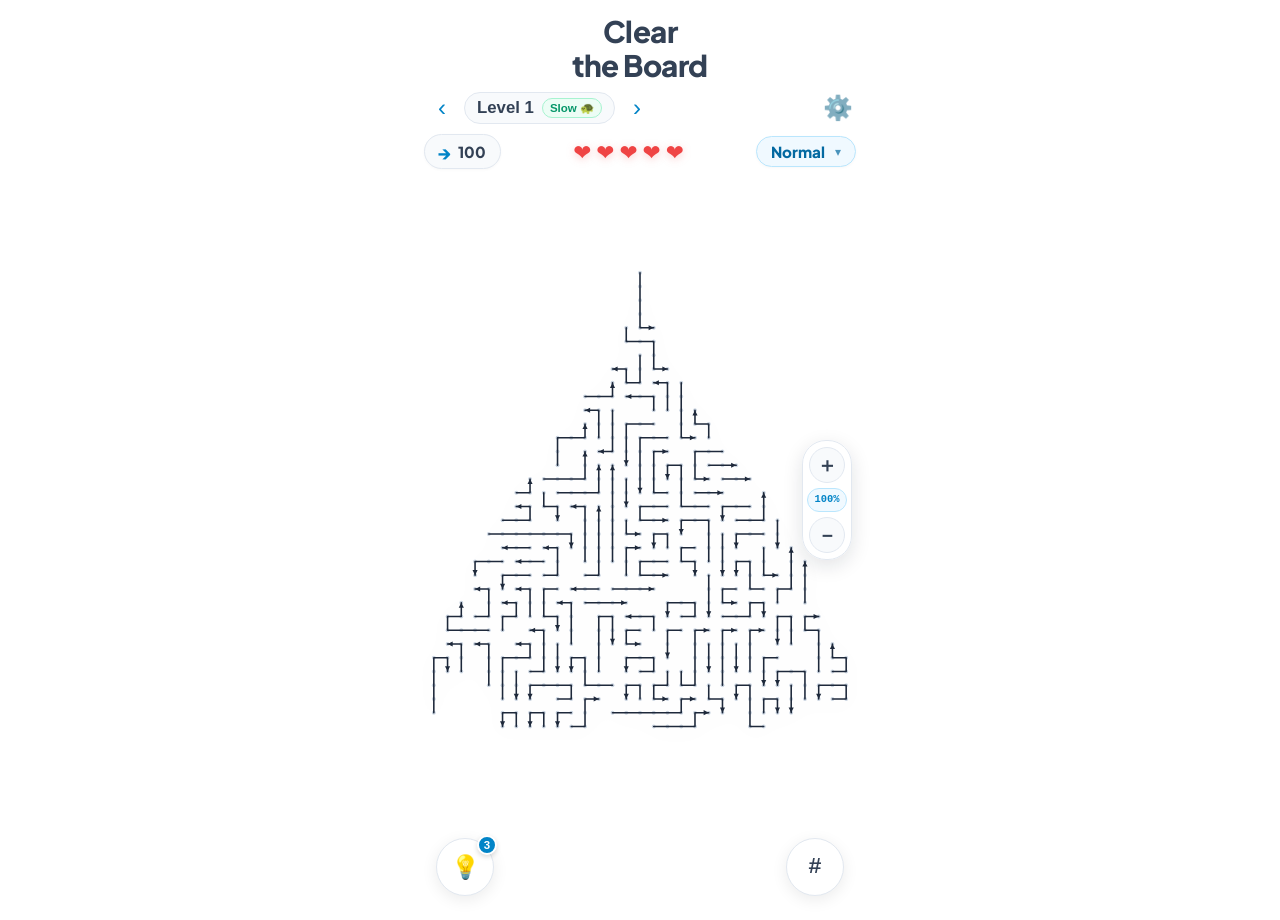
<file: index.html>
<!DOCTYPE html>
<html lang="en">
<head>
  <meta charset="UTF-8">
  <meta name="viewport" content="width=device-width, initial-scale=1.0, maximum-scale=5.0, user-scalable=yes">
  <title>Clear the Board - 2000 Levels</title>
  
  <!-- Modern Clean Typography -->
  <link rel="preconnect" href="https://fonts.googleapis.com">
  <link rel="preconnect" href="https://fonts.gstatic.com" crossorigin>
  <link href="https://fonts.googleapis.com/css2?family=Plus+Jakarta+Sans:wght@600;700;800;900&display=swap" rel="stylesheet">
  
  <!-- CSS Styles -->
  <link rel="stylesheet" href="styles.css">
</head>
<body>

  <!-- App Viewport -->
  <div class="app-viewport">
    
    <!-- 1. Header Section (Exact Mobile Screenshot Match) -->
    <header class="header-container">
      <h1 class="main-title">Clear<br>the Board</h1>

      <!-- Subheader: ‹ | Level X | › | ⚙️ -->
      <div class="sub-header-row">
        <div class="level-nav-group">
          <button id="nav-prev-btn" class="nav-icon-btn" title="Previous Level">‹</button>
          <button id="level-title-btn" class="level-title-btn" title="Choose Level">
            <span id="level-title-text">Level 1</span>
            <span class="speed-badge">Slow 🐢</span>
          </button>
          <button id="nav-next-btn" class="nav-icon-btn" title="Next Level">›</button>
        </div>
        <button id="nav-settings-btn" class="nav-icon-btn" title="Settings">⚙️</button>
      </div>

      <!-- Status Bar: ↗ Count | ❤️ ❤️ ❤️ | Difficulty -->
      <div class="status-bar-row">
        <div class="status-pill">
          <span class="arrow-counter-icon">↗</span>
          <span id="remaining-count">6</span>
        </div>

        <div id="hearts-container" class="hearts-container">
          <span class="heart-icon">❤️</span>
          <span class="heart-icon">❤️</span>
          <span class="heart-icon">❤️</span>
          <span class="heart-icon">❤️</span>
          <span class="heart-icon">❤️</span>
        </div>

        <div id="difficulty-badge" class="status-pill cursor-pointer" title="Change Difficulty (Easy / Normal / Hard)" style="cursor: pointer;">
          <span id="difficulty-text">Normal</span>
          <span style="font-size: 0.75rem; margin-left: 4px; opacity: 0.7;">▾</span>
        </div>
      </div>
    </header>

    <!-- 2. Main Playfield (Responsive SVG Board) -->
    <main class="board-container">
      <canvas id="particles-canvas"></canvas>
      <svg id="game-svg"></svg>

      <!-- Zoom In / Zoom Out Floating Controls -->
      <div id="zoom-controls" class="zoom-controls-widget" title="Zoom & Pan Controls">
        <button id="btn-zoom-in" class="zoom-control-btn" title="Zoom In (＋)">＋</button>
        <button id="btn-zoom-reset" class="zoom-control-btn zoom-level-display" title="Reset Zoom (Fit)">100%</button>
        <button id="btn-zoom-out" class="zoom-control-btn" title="Zoom Out (－)">－</button>
      </div>
    </main>

    <!-- 3. Bottom Controls: Floating Circular Buttons (💡 3 | #) -->
    <footer class="bottom-actions-container">
      <!-- Lightbulb Hint Button -->
      <button id="btn-hint" class="floating-action-btn" title="Use Hint">
        <span>💡</span>
        <span id="hint-badge" class="btn-badge-counter">3</span>
      </button>

      <!-- Grid / Levels Button (#) -->
      <button id="btn-levels" class="floating-action-btn" title="Select Level (1 - 2000)">
        <span style="font-family: monospace; font-weight: 800; font-size: 1.4rem;">#</span>
      </button>
    </footer>

  </div>

  <!-- ==========================================================================
       4. VICTORY SCREEN (Exact Replica matching Train Your Brain screenshot)
       ========================================================================== -->
  <div id="victory-modal" class="victory-overlay">
    <div class="victory-header-group">
      <div class="victory-trophy-icon">🏆</div>
      <h2 class="victory-train-title">Level Completed!</h2>
      <h3 id="victory-level-subtitle" class="victory-sub-title">Level 1 Cleared</h3>
    </div>

    <!-- Center Card with Maze Blueprint Preview -->
    <div class="victory-puzzle-card">
      <svg id="victory-blueprint-svg"></svg>
    </div>

    <!-- Bottom Buttons: Continue to Next Level & Back Level -->
    <div class="victory-footer-group">
      <button id="victory-next-btn" class="victory-primary-btn" title="Continue to Next Level">
        <span>Continue to Next Level</span>
        <span style="font-size: 1.25rem;">➔</span>
      </button>

      <div class="victory-secondary-row">
        <button id="victory-back-btn" class="victory-secondary-btn" title="Go to Previous Level">
          <span>‹ Back Level</span>
        </button>
        <button id="victory-replay-btn" class="victory-secondary-btn" title="Replay this Level">
          <span>Replay ↺</span>
        </button>
      </div>

      <button id="victory-main-btn" class="victory-link-btn">Select Level (#)</button>
    </div>
  </div>

  <!-- ==========================================================================
       5. 1000-LEVEL SELECTOR MODAL
       ========================================================================== -->
  <div id="level-select-modal" class="modal-overlay">
    <div class="modal-card">
      <div class="modal-header-row">
        <h2 class="modal-title">Select Level (1 - 2000)</h2>
        <button id="modal-close-btn" class="modal-close-btn">&times;</button>
      </div>

      <!-- Quick Jump Input -->
      <div class="jump-input-row">
        <input type="number" id="jump-level-input" class="jump-input" placeholder="Jump to level (1 - 2000)" min="1" max="2000">
        <button id="jump-go-btn" class="jump-go-btn">Go</button>
      </div>

      <!-- Range Filter Tabs -->
      <div class="range-tabs">
        <button class="range-tab-btn active" data-start="1" data-end="100">1 - 100</button>
        <button class="range-tab-btn" data-start="101" data-end="250">101 - 250</button>
        <button class="range-tab-btn" data-start="251" data-end="500">251 - 500</button>
        <button class="range-tab-btn" data-start="501" data-end="1000">501 - 1000</button>
        <button class="range-tab-btn" data-start="1001" data-end="1500">1001 - 1500</button>
        <button class="range-tab-btn" data-start="1501" data-end="2000">1501 - 2000</button>
      </div>

      <!-- Scrollable Levels Grid -->
      <div id="levels-scroll-grid" class="levels-scroll-grid"></div>
    </div>
  </div>

  <!-- ==========================================================================
       6. GAME OVER MODAL
       ========================================================================== -->
  <div id="gameover-modal" class="modal-overlay">
    <div class="modal-card gameover-card">
      <div class="gameover-icon">💔</div>
      <h2 class="modal-title" style="color: #ef4444;">Out of Lives!</h2>
      <p style="color: #64748b; margin-bottom: 24px; font-size: 0.95rem;">Look closely at which arrows block others before tapping.</p>
      
      <button id="gameover-retry-btn" class="jump-go-btn" style="width: 100%; padding: 14px 0; font-size: 1.05rem;">Try Again ↺</button>
    </div>
  </div>

  <!-- ==========================================================================
       7. DIFFICULTY SELECTOR MODAL (Easy, Normal, Hard)
       ========================================================================== -->
  <div id="difficulty-modal" class="modal-overlay">
    <div class="modal-card" style="max-width: 380px; text-align: center;">
      <div class="modal-header-row" style="margin-bottom: 12px;">
        <h2 class="modal-title">Game Difficulty</h2>
        <button id="difficulty-modal-close-btn" class="modal-close-btn">&times;</button>
      </div>
      <p style="color: #64748b; font-size: 0.9rem; margin-bottom: 20px;">Apni pasand ke mutabiq difficulty select karein:</p>
      
      <div style="display: flex; flex-direction: column; gap: 12px;">
        <button class="difficulty-select-btn" data-diff="Easy" style="border: 2px solid #22c55e; background: #f0fdf4; color: #15803d; border-radius: 14px; padding: 14px 18px; font-weight: 800; font-size: 1.05rem; cursor: pointer; display: flex; align-items: center; justify-content: space-between; transition: transform 0.15s ease;">
          <span>🟢 Easy (Aasan)</span>
          <span style="font-size: 0.85rem; font-weight: 700; opacity: 0.9;">70 Teer (Arrows)</span>
        </button>

        <button class="difficulty-select-btn" data-diff="Normal" style="border: 2px solid #0284c7; background: #f0f9ff; color: #0369a1; border-radius: 14px; padding: 14px 18px; font-weight: 800; font-size: 1.05rem; cursor: pointer; display: flex; align-items: center; justify-content: space-between; transition: transform 0.15s ease;">
          <span>🟡 Normal (Medium)</span>
          <span style="font-size: 0.85rem; font-weight: 700; opacity: 0.9;">100 Teer (Arrows)</span>
        </button>

        <button class="difficulty-select-btn" data-diff="Hard" style="border: 2px solid #ea580c; background: #fff7ed; color: #c2410c; border-radius: 14px; padding: 14px 18px; font-weight: 800; font-size: 1.05rem; cursor: pointer; display: flex; align-items: center; justify-content: space-between; transition: transform 0.15s ease;">
          <span>🔴 Hard (Kathin)</span>
          <span style="font-size: 0.85rem; font-weight: 700; opacity: 0.9;">200 Teer (Arrows)</span>
        </button>
      </div>
    </div>
  </div>

  <!-- Scripts -->
  <script src="audio.js"></script>
  <script src="particles.js"></script>
  <script src="levels.js"></script>
  <script src="game.js"></script>
  <script src="app.js"></script>
</body>
</html>
</file>
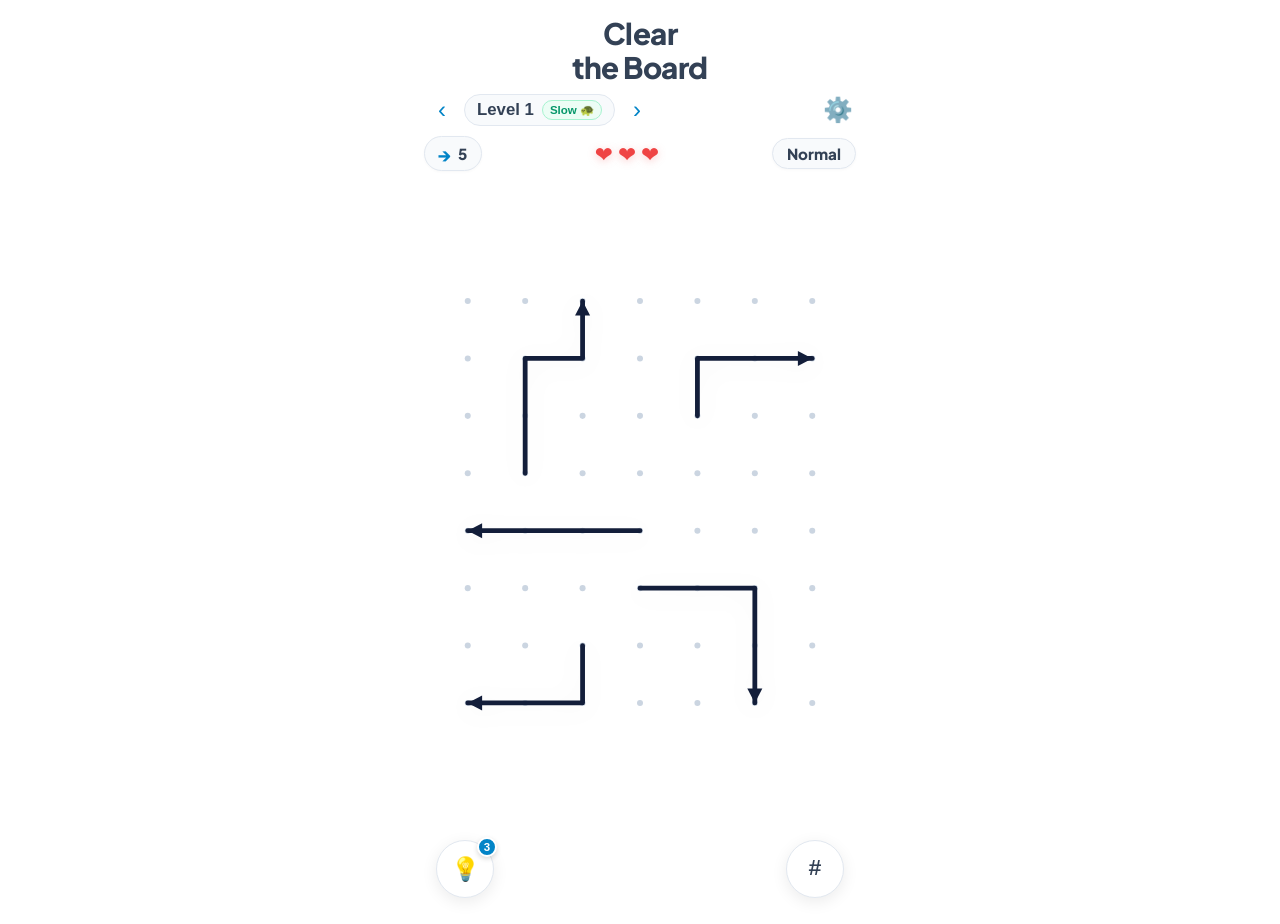
<file: arrow-escape-game/index.html>
<!DOCTYPE html>
<html lang="en">
<head>
  <meta charset="UTF-8">
  <meta name="viewport" content="width=device-width, initial-scale=1.0, maximum-scale=1.0, user-scalable=no">
  <title>Clear the Board - 1000 Levels</title>
  
  <!-- Modern Clean Typography -->
  <link rel="preconnect" href="https://fonts.googleapis.com">
  <link rel="preconnect" href="https://fonts.gstatic.com" crossorigin>
  <link href="https://fonts.googleapis.com/css2?family=Plus+Jakarta+Sans:wght@600;700;800;900&display=swap" rel="stylesheet">
  
  <!-- CSS Styles -->
  <link rel="stylesheet" href="styles.css">
</head>
<body>

  <!-- App Viewport -->
  <div class="app-viewport">
    
    <!-- 1. Header Section (Exact Mobile Screenshot Match) -->
    <header class="header-container">
      <h1 class="main-title">Clear<br>the Board</h1>

      <!-- Subheader: ‹ | Level X | › | ⚙️ -->
      <div class="sub-header-row">
        <div class="level-nav-group">
          <button id="nav-prev-btn" class="nav-icon-btn" title="Previous Level">‹</button>
          <button id="level-title-btn" class="level-title-btn" title="Choose Level">
            <span id="level-title-text">Level 1</span>
            <span class="speed-badge">Slow 🐢</span>
          </button>
          <button id="nav-next-btn" class="nav-icon-btn" title="Next Level">›</button>
        </div>
        <button id="nav-settings-btn" class="nav-icon-btn" title="Settings">⚙️</button>
      </div>

      <!-- Status Bar: ↗ Count | ❤️ ❤️ ❤️ | Difficulty -->
      <div class="status-bar-row">
        <div class="status-pill">
          <span class="arrow-counter-icon">↗</span>
          <span id="remaining-count">6</span>
        </div>

        <div id="hearts-container" class="hearts-container">
          <span class="heart-icon">❤️</span>
          <span class="heart-icon">❤️</span>
          <span class="heart-icon">❤️</span>
        </div>

        <div id="difficulty-badge" class="status-pill">
          Normal
        </div>
      </div>
    </header>

    <!-- 2. Main Playfield (Responsive SVG Board) -->
    <main class="board-container">
      <canvas id="particles-canvas"></canvas>
      <svg id="game-svg"></svg>
    </main>

    <!-- 3. Bottom Controls: Floating Circular Buttons (💡 3 | #) -->
    <footer class="bottom-actions-container">
      <!-- Lightbulb Hint Button -->
      <button id="btn-hint" class="floating-action-btn" title="Use Hint">
        <span>💡</span>
        <span id="hint-badge" class="btn-badge-counter">3</span>
      </button>

      <!-- Grid / Levels Button (#) -->
      <button id="btn-levels" class="floating-action-btn" title="Select Level (1 - 1000)">
        <span style="font-family: monospace; font-weight: 800; font-size: 1.4rem;">#</span>
      </button>
    </footer>

  </div>

  <!-- ==========================================================================
       4. VICTORY SCREEN (Exact Replica matching Train Your Brain screenshot)
       ========================================================================== -->
  <div id="victory-modal" class="victory-overlay">
    <div class="victory-header-group">
      <h2 class="victory-train-title">Train<br>Your Brain</h2>
      <h3 class="victory-sub-title">Level Completed!</h3>
    </div>

    <!-- Center Card with Maze Blueprint Preview -->
    <div class="victory-puzzle-card">
      <svg id="victory-blueprint-svg"></svg>
    </div>

    <!-- Bottom Buttons -->
    <div class="victory-footer-group">
      <button id="victory-newgame-btn" class="victory-newgame-btn">New Game</button>
      <button id="victory-main-btn" class="victory-main-btn">Main</button>
    </div>
  </div>

  <!-- ==========================================================================
       5. 1000-LEVEL SELECTOR MODAL
       ========================================================================== -->
  <div id="level-select-modal" class="modal-overlay">
    <div class="modal-card">
      <div class="modal-header-row">
        <h2 class="modal-title">Select Level</h2>
        <button id="modal-close-btn" class="modal-close-btn">&times;</button>
      </div>

      <!-- Quick Jump Input -->
      <div class="jump-input-row">
        <input type="number" id="jump-level-input" class="jump-input" placeholder="Jump to level (1 - 1000)" min="1" max="1000">
        <button id="jump-go-btn" class="jump-go-btn">Go</button>
      </div>

      <!-- Range Filter Tabs -->
      <div class="range-tabs">
        <button class="range-tab-btn active" data-start="1" data-end="50">1 - 50</button>
        <button class="range-tab-btn" data-start="51" data-end="100">51 - 100</button>
        <button class="range-tab-btn" data-start="101" data-end="250">101 - 250</button>
        <button class="range-tab-btn" data-start="251" data-end="500">251 - 500</button>
        <button class="range-tab-btn" data-start="501" data-end="1000">501 - 1000</button>
      </div>

      <!-- Scrollable Levels Grid -->
      <div id="levels-scroll-grid" class="levels-scroll-grid"></div>
    </div>
  </div>

  <!-- ==========================================================================
       6. GAME OVER MODAL
       ========================================================================== -->
  <div id="gameover-modal" class="modal-overlay">
    <div class="modal-card gameover-card">
      <div class="gameover-icon">💔</div>
      <h2 class="modal-title" style="color: #ef4444;">Out of Lives!</h2>
      <p style="color: #64748b; margin-bottom: 24px; font-size: 0.95rem;">Look closely at which arrows block others before tapping.</p>
      
      <button id="gameover-retry-btn" class="jump-go-btn" style="width: 100%; padding: 14px 0; font-size: 1.05rem;">Try Again ↺</button>
    </div>
  </div>

  <!-- Scripts -->
  <script src="audio.js"></script>
  <script src="particles.js"></script>
  <script src="levels.js"></script>
  <script src="game.js"></script>
  <script src="app.js"></script>
</body>
</html>
</file>
<file: styles.css>
/* ==========================================================================
   Arrow Escape / Tap Away - Exact Match UI & Visual Design (Pixel-Accurate)
   Clean White Background, Dot-Matrix Grid, Thin Bent Navy Arrows, Red Hearts
   Train Your Brain - Level Completed Celebration Screen (Exact Replica)
   ========================================================================== */

:root {
  --font-family: 'Plus Jakarta Sans', system-ui, -apple-system, BlinkMacSystemFont, 'Segoe UI', Roboto, sans-serif;
  --bg-color: #ffffff;
  --text-title: #334155;
  --text-main: #0f172a;
  --text-muted: #64748b;
  --accent-blue: #0284c7;
  --accent-cyan: #38bdf8;
  --pill-bg: #f8fafc;
  --pill-border: #e2e8f0;
  --arrow-color: #131e3a;
  --arrow-active: #0284c7;
  --heart-color: #ef4444;
}

* {
  margin: 0;
  padding: 0;
  box-sizing: border-box;
  -webkit-tap-highlight-color: transparent;
  user-select: none;
}

body {
  font-family: var(--font-family);
  background: var(--bg-color);
  color: var(--text-main);
  min-height: 100vh;
  min-height: 100dvh;
  overflow-x: hidden;
  overflow-y: auto;
  display: flex;
  flex-direction: column;
  align-items: center;
  justify-content: space-between;
  padding: 10px 14px;
  position: relative;
}

/* App Viewport Container (Mobile phone ratio / responsive) */
.app-viewport {
  width: 100%;
  max-width: 440px;
  min-height: 100vh;
  min-height: 100dvh;
  display: flex;
  flex-direction: column;
  justify-content: space-between;
  align-items: center;
  position: relative;
}

/* 1. Header Section (Exact Screenshot Match) */
.header-container {
  width: 100%;
  display: flex;
  flex-direction: column;
  align-items: center;
  gap: 8px;
  padding-top: 4px;
}

.main-title {
  font-size: 1.85rem;
  font-weight: 800;
  color: var(--text-title);
  letter-spacing: -0.5px;
  text-align: center;
  line-height: 1.15;
}

.sub-header-row {
  width: 100%;
  display: flex;
  align-items: center;
  justify-content: space-between;
  padding: 0 4px;
}

.level-nav-group {
  display: flex;
  align-items: center;
  gap: 4px;
}

.nav-icon-btn {
  background: transparent;
  border: none;
  color: var(--accent-blue);
  font-size: 1.5rem;
  cursor: pointer;
  display: flex;
  align-items: center;
  justify-content: center;
  width: 36px;
  height: 36px;
  border-radius: 50%;
  transition: background 0.15s ease, transform 0.15s ease;
}

.nav-icon-btn:hover {
  background: #f1f5f9;
  transform: scale(1.08);
}

.nav-icon-btn:active {
  transform: scale(0.92);
}

.level-title-btn {
  background: #f8fafc;
  border: 1px solid #e2e8f0;
  padding: 5px 12px;
  border-radius: 9999px;
  font-size: 1.05rem;
  font-weight: 800;
  color: var(--text-title);
  cursor: pointer;
  display: flex;
  align-items: center;
  gap: 6px;
  transition: all 0.15s ease;
}

.level-title-btn:hover {
  background: #e0f2fe;
  border-color: var(--accent-blue);
  color: var(--accent-blue);
}

.speed-badge {
  font-size: 0.72rem;
  font-weight: 700;
  background: #ecfdf5;
  color: #059669;
  border: 1px solid #a7f3d0;
  padding: 2px 7px;
  border-radius: 9999px;
  margin-left: 2px;
}

/* 2. Status Bar: Arrows Left & 3 Hearts */
.status-bar-row {
  width: 100%;
  display: flex;
  align-items: center;
  justify-content: space-between;
  padding: 0 4px;
}

.status-pill {
  display: inline-flex;
  align-items: center;
  gap: 6px;
  background: var(--pill-bg);
  border: 1.5px solid var(--pill-border);
  border-radius: 9999px;
  padding: 5px 14px;
  font-size: 0.95rem;
  font-weight: 800;
  color: var(--text-title);
  box-shadow: 0 1px 3px rgba(0, 0, 0, 0.03);
}

.arrow-counter-icon {
  font-size: 1.15rem;
  color: var(--accent-blue);
  transform: rotate(45deg);
  display: inline-block;
}

.hearts-container {
  display: flex;
  align-items: center;
  gap: 5px;
}

.heart-icon {
  font-size: 1.35rem;
  color: var(--heart-color);
  transition: transform 0.25s cubic-bezier(0.34, 1.56, 0.64, 1), opacity 0.25s ease;
  filter: drop-shadow(0 2px 4px rgba(239, 68, 68, 0.25));
}

.heart-icon.lost {
  opacity: 0.2;
  transform: scale(0.75);
  filter: grayscale(1);
}

/* 3. Board Container (Canvas & SVG) */
.board-container {
  width: 100%;
  flex: 1;
  display: flex;
  align-items: center;
  justify-content: center;
  position: relative;
  overflow: visible;
  padding: 4px;
  margin: 6px 0;
}

#game-svg {
  width: 100%;
  height: 100%;
  max-height: 68vh;
  touch-action: none;
  filter: drop-shadow(0 4px 12px rgba(19, 30, 58, 0.04));
  overflow: visible;
  cursor: default;
}

#game-svg.can-pan {
  cursor: grab;
}

#game-svg.is-panning {
  cursor: grabbing;
}

/* Floating Zoom & Pan Controls Widget */
.zoom-controls-widget {
  position: absolute;
  right: 8px;
  top: 50%;
  transform: translateY(-50%);
  display: flex;
  flex-direction: column;
  align-items: center;
  gap: 5px;
  background: rgba(255, 255, 255, 0.94);
  backdrop-filter: blur(12px);
  -webkit-backdrop-filter: blur(12px);
  border: 1.5px solid #e2e8f0;
  border-radius: 24px;
  padding: 6px 4px;
  box-shadow: 0 6px 20px rgba(15, 23, 42, 0.12);
  z-index: 80;
  user-select: none;
  touch-action: none;
}

.zoom-control-btn {
  width: 36px;
  height: 36px;
  border-radius: 50%;
  background: #f8fafc;
  border: 1px solid #e2e8f0;
  color: var(--text-title);
  font-size: 1.25rem;
  font-weight: 800;
  display: flex;
  align-items: center;
  justify-content: center;
  cursor: pointer;
  transition: all 0.15s ease;
  line-height: 1;
}

.zoom-control-btn:hover {
  background: #e0f2fe;
  color: var(--accent-blue);
  border-color: #7dd3fc;
  transform: scale(1.08);
}

.zoom-control-btn:active {
  transform: scale(0.92);
}

.zoom-level-display {
  font-size: 0.65rem;
  font-weight: 800;
  font-family: monospace;
  color: var(--accent-blue);
  width: 40px;
  height: 24px;
  border-radius: 12px;
  background: #f0f9ff;
  border: 1px solid #bae6fd;
  padding: 0 2px;
}

/* 4. Bottom Actions (Floating Circular Buttons) */
.bottom-actions-container {
  width: 100%;
  display: flex;
  align-items: center;
  justify-content: space-between;
  padding: 8px 16px 14px;
}

.floating-action-btn {
  width: 58px;
  height: 58px;
  border-radius: 50%;
  background: #ffffff;
  border: 1.5px solid #e2e8f0;
  color: var(--text-title);
  font-size: 1.45rem;
  display: flex;
  align-items: center;
  justify-content: center;
  cursor: pointer;
  position: relative;
  box-shadow: 0 4px 16px rgba(0, 0, 0, 0.08);
  transition: transform 0.15s ease, box-shadow 0.15s ease, border-color 0.15s ease;
}

.floating-action-btn:hover {
  transform: translateY(-3px);
  box-shadow: 0 8px 24px rgba(0, 0, 0, 0.12);
  border-color: #cbd5e1;
}

.floating-action-btn:active {
  transform: scale(0.92);
}

.btn-badge-counter {
  position: absolute;
  top: -4px;
  right: -4px;
  background: #0284c7;
  color: #ffffff;
  font-size: 0.72rem;
  font-weight: 800;
  width: 20px;
  height: 20px;
  border-radius: 50%;
  display: flex;
  align-items: center;
  justify-content: center;
  border: 2px solid #ffffff;
  box-shadow: 0 2px 5px rgba(0,0,0,0.15);
}

/* Touch Ripple */
.touch-ripple {
  position: fixed;
  width: 36px;
  height: 36px;
  border-radius: 50%;
  background: rgba(2, 132, 199, 0.35);
  pointer-events: none;
  transform: translate(-50%, -50%) scale(0.4);
  animation: rippleSpread 0.45s cubic-bezier(0.2, 0.8, 0.2, 1) forwards;
  z-index: 999;
}

@keyframes rippleSpread {
  0% { transform: translate(-50%, -50%) scale(0.4); opacity: 0.8; }
  100% { transform: translate(-50%, -50%) scale(2.4); opacity: 0; }
}

/* Particle Canvas */
#particles-canvas {
  position: absolute;
  top: 0;
  left: 0;
  width: 100%;
  height: 100%;
  pointer-events: none;
  z-index: 50;
}

/* ==========================================================================
   5. "TRAIN YOUR BRAIN - LEVEL COMPLETED!" VICTORY SCREEN
   Exact 1:1 Replica matching media_1790668545825.webp
   ========================================================================== */
.victory-overlay {
  position: fixed;
  inset: 0;
  background: linear-gradient(180deg, #0ea5e9 0%, #0284c7 100%);
  display: flex;
  flex-direction: column;
  align-items: center;
  justify-content: space-between;
  padding: 48px 24px 36px;
  z-index: 2000;
  opacity: 0;
  pointer-events: none;
  transition: opacity 0.35s ease;
  overflow: hidden;
}

.victory-overlay.active {
  opacity: 1;
  pointer-events: auto;
}

/* Radial burst glow behind victory screen */
.victory-overlay::before {
  content: '';
  position: absolute;
  top: 30%;
  left: 50%;
  width: 600px;
  height: 600px;
  transform: translate(-50%, -50%);
  background: radial-gradient(circle, rgba(255, 255, 255, 0.25) 0%, rgba(255, 255, 255, 0) 70%);
  pointer-events: none;
}

.victory-header-group {
  text-align: center;
  position: relative;
  z-index: 2;
  margin-top: 12px;
}

.victory-train-title {
  color: #ffffff;
  font-size: 2.3rem;
  font-weight: 800;
  letter-spacing: -0.5px;
  line-height: 1.15;
  text-shadow: 0 4px 12px rgba(0, 0, 0, 0.15);
}

.victory-sub-title {
  color: #ffffff;
  font-size: 1.45rem;
  font-weight: 700;
  margin-top: 16px;
  opacity: 0.95;
  text-shadow: 0 2px 8px rgba(0, 0, 0, 0.15);
}

/* Center White Card showing the completed puzzle silhouette */
.victory-puzzle-card {
  width: 86%;
  max-width: 320px;
  aspect-ratio: 1;
  background: #ffffff;
  border-radius: 28px;
  padding: 22px;
  box-shadow: 0 24px 60px -10px rgba(0, 0, 0, 0.35);
  display: flex;
  align-items: center;
  justify-content: center;
  position: relative;
  z-index: 2;
  transform: scale(0.92);
  transition: transform 0.4s cubic-bezier(0.34, 1.56, 0.64, 1);
}

.victory-overlay.active .victory-puzzle-card {
  transform: scale(1);
}

#victory-blueprint-svg {
  width: 100%;
  height: 100%;
}

/* Bottom Action Buttons */
.victory-footer-group {
  width: 100%;
  max-width: 320px;
  display: flex;
  flex-direction: column;
  align-items: center;
  gap: 12px;
  position: relative;
  z-index: 2;
  margin-bottom: 8px;
}

.victory-trophy-icon {
  font-size: 2.6rem;
  margin-bottom: 4px;
  animation: bounceTrophy 1s ease infinite alternate;
}

@keyframes bounceTrophy {
  0% { transform: translateY(0) scale(1); }
  100% { transform: translateY(-7px) scale(1.08); }
}

.victory-primary-btn {
  width: 100%;
  background: #ffffff;
  color: #0284c7;
  border: none;
  border-radius: 9999px;
  padding: 16px 20px;
  font-size: 1.15rem;
  font-weight: 800;
  letter-spacing: -0.2px;
  cursor: pointer;
  box-shadow: 0 8px 24px rgba(0, 0, 0, 0.18);
  display: flex;
  align-items: center;
  justify-content: center;
  gap: 10px;
  transition: transform 0.15s ease, box-shadow 0.15s ease;
}

.victory-primary-btn:hover {
  transform: translateY(-2px);
  box-shadow: 0 12px 32px rgba(0, 0, 0, 0.25);
}

.victory-primary-btn:active {
  transform: scale(0.96);
}

.victory-secondary-row {
  width: 100%;
  display: flex;
  gap: 10px;
}

.victory-secondary-btn {
  flex: 1;
  background: rgba(255, 255, 255, 0.18);
  color: #ffffff;
  border: 1.5px solid rgba(255, 255, 255, 0.45);
  border-radius: 9999px;
  padding: 12px 14px;
  font-size: 0.95rem;
  font-weight: 700;
  cursor: pointer;
  backdrop-filter: blur(8px);
  display: flex;
  align-items: center;
  justify-content: center;
  gap: 6px;
  transition: background 0.15s ease, transform 0.15s ease, border-color 0.15s ease;
}

.victory-secondary-btn:hover {
  background: rgba(255, 255, 255, 0.28);
  border-color: #ffffff;
  transform: translateY(-1px);
}

.victory-secondary-btn:active {
  transform: scale(0.96);
}

.victory-link-btn {
  background: transparent;
  border: none;
  color: rgba(255, 255, 255, 0.85);
  font-size: 0.95rem;
  font-weight: 700;
  cursor: pointer;
  padding: 4px 12px;
  transition: opacity 0.15s ease, color 0.15s ease;
}

.victory-link-btn:hover {
  color: #ffffff;
  text-decoration: underline;
}

/* Confetti flakes */
.confetti-flake {
  position: absolute;
  width: 9px;
  height: 15px;
  border-radius: 2px;
  opacity: 0.9;
  pointer-events: none;
  animation: fallConfetti linear infinite;
}

@keyframes fallConfetti {
  0% { transform: translateY(-40px) rotate(0deg); opacity: 1; }
  100% { transform: translateY(105vh) rotate(720deg); opacity: 0; }
}

/* ==========================================================================
   6. LEVEL SELECTOR MODAL (1 to 1000 Levels)
   ========================================================================== */
.modal-overlay {
  position: fixed;
  inset: 0;
  background: rgba(15, 23, 42, 0.65);
  backdrop-filter: blur(8px);
  display: flex;
  align-items: center;
  justify-content: center;
  padding: 20px;
  z-index: 3000;
  opacity: 0;
  pointer-events: none;
  transition: opacity 0.2s ease;
}

.modal-overlay.active {
  opacity: 1;
  pointer-events: auto;
}

.modal-card {
  width: 100%;
  max-width: 400px;
  max-height: 85vh;
  background: #ffffff;
  border-radius: 28px;
  padding: 24px;
  box-shadow: 0 24px 60px rgba(0, 0, 0, 0.25);
  display: flex;
  flex-direction: column;
  transform: scale(0.92);
  transition: transform 0.25s cubic-bezier(0.34, 1.56, 0.64, 1);
}

.modal-overlay.active .modal-card {
  transform: scale(1);
}

.modal-header-row {
  display: flex;
  align-items: center;
  justify-content: space-between;
  margin-bottom: 14px;
}

.modal-title {
  font-size: 1.4rem;
  font-weight: 800;
  color: var(--text-title);
}

.modal-close-btn {
  background: #f1f5f9;
  border: none;
  width: 32px;
  height: 32px;
  border-radius: 50%;
  font-size: 1.1rem;
  color: var(--text-muted);
  cursor: pointer;
  display: flex;
  align-items: center;
  justify-content: center;
}

/* Quick Jump Input */
.jump-input-row {
  display: flex;
  align-items: center;
  gap: 8px;
  margin-bottom: 14px;
}

.jump-input {
  flex: 1;
  padding: 10px 14px;
  border-radius: 14px;
  border: 1.5px solid #e2e8f0;
  font-size: 0.95rem;
  font-weight: 700;
  outline: none;
  color: var(--text-main);
}

.jump-input:focus {
  border-color: var(--accent-blue);
}

.jump-go-btn {
  background: var(--accent-blue);
  color: #ffffff;
  border: none;
  padding: 10px 18px;
  border-radius: 14px;
  font-weight: 800;
  font-size: 0.95rem;
  cursor: pointer;
}

/* Range Filter Tabs */
.range-tabs {
  display: flex;
  gap: 6px;
  overflow-x: auto;
  padding-bottom: 8px;
  margin-bottom: 12px;
}

.range-tab-btn {
  background: #f8fafc;
  border: 1px solid #e2e8f0;
  padding: 6px 12px;
  border-radius: 9999px;
  font-size: 0.8rem;
  font-weight: 700;
  color: var(--text-muted);
  cursor: pointer;
  white-space: nowrap;
}

.range-tab-btn.active {
  background: #e0f2fe;
  border-color: var(--accent-blue);
  color: var(--accent-blue);
}

/* Level Grid */
.levels-scroll-grid {
  display: grid;
  grid-template-columns: repeat(5, 1fr);
  gap: 8px;
  overflow-y: auto;
  max-height: 340px;
  padding: 4px;
}

.level-chip {
  aspect-ratio: 1;
  border-radius: 12px;
  background: #f8fafc;
  border: 1.5px solid #e2e8f0;
  display: flex;
  flex-direction: column;
  align-items: center;
  justify-content: center;
  font-weight: 800;
  font-size: 0.95rem;
  color: var(--text-main);
  cursor: pointer;
  transition: all 0.15s ease;
}

.level-chip:hover {
  background: #e0f2fe;
  border-color: var(--accent-blue);
  transform: scale(1.05);
}

.level-chip.current {
  border-color: var(--accent-blue);
  background: var(--accent-blue);
  color: #ffffff;
}

.level-chip.completed::after {
  content: '★';
  font-size: 0.65rem;
  color: #eab308;
  line-height: 1;
}

/* Game Over Modal */
.gameover-card {
  text-align: center;
  padding: 28px 20px;
}

.gameover-icon {
  font-size: 3rem;
  margin-bottom: 12px;
}

/* Difficulty Option Buttons */
.difficulty-select-btn:hover {
  transform: translateY(-2px);
  box-shadow: 0 4px 12px rgba(0, 0, 0, 0.08);
}

.difficulty-select-btn:active {
  transform: scale(0.97);
}
</file>
<file: arrow-escape-game/styles.css>
/* ==========================================================================
   Arrow Escape / Tap Away - Exact Match UI & Visual Design (Pixel-Accurate)
   Clean White Background, Dot-Matrix Grid, Thin Bent Navy Arrows, Red Hearts
   Train Your Brain - Level Completed Celebration Screen (Exact Replica)
   ========================================================================== */

:root {
  --font-family: 'Plus Jakarta Sans', system-ui, -apple-system, BlinkMacSystemFont, 'Segoe UI', Roboto, sans-serif;
  --bg-color: #ffffff;
  --text-title: #334155;
  --text-main: #0f172a;
  --text-muted: #64748b;
  --accent-blue: #0284c7;
  --accent-cyan: #38bdf8;
  --pill-bg: #f8fafc;
  --pill-border: #e2e8f0;
  --arrow-color: #131e3a;
  --arrow-active: #0284c7;
  --heart-color: #ef4444;
}

* {
  margin: 0;
  padding: 0;
  box-sizing: border-box;
  -webkit-tap-highlight-color: transparent;
  user-select: none;
}

body {
  font-family: var(--font-family);
  background: var(--bg-color);
  color: var(--text-main);
  min-height: 100vh;
  overflow: hidden;
  display: flex;
  flex-direction: column;
  align-items: center;
  justify-content: space-between;
  padding: 12px 16px;
  position: relative;
}

/* App Viewport Container (Mobile phone ratio / responsive) */
.app-viewport {
  width: 100%;
  max-width: 440px;
  height: 100vh;
  max-height: 920px;
  display: flex;
  flex-direction: column;
  justify-content: space-between;
  align-items: center;
  position: relative;
}

/* 1. Header Section (Exact Screenshot Match) */
.header-container {
  width: 100%;
  display: flex;
  flex-direction: column;
  align-items: center;
  gap: 8px;
  padding-top: 4px;
}

.main-title {
  font-size: 1.85rem;
  font-weight: 800;
  color: var(--text-title);
  letter-spacing: -0.5px;
  text-align: center;
  line-height: 1.15;
}

.sub-header-row {
  width: 100%;
  display: flex;
  align-items: center;
  justify-content: space-between;
  padding: 0 4px;
}

.level-nav-group {
  display: flex;
  align-items: center;
  gap: 4px;
}

.nav-icon-btn {
  background: transparent;
  border: none;
  color: var(--accent-blue);
  font-size: 1.5rem;
  cursor: pointer;
  display: flex;
  align-items: center;
  justify-content: center;
  width: 36px;
  height: 36px;
  border-radius: 50%;
  transition: background 0.15s ease, transform 0.15s ease;
}

.nav-icon-btn:hover {
  background: #f1f5f9;
  transform: scale(1.08);
}

.nav-icon-btn:active {
  transform: scale(0.92);
}

.level-title-btn {
  background: #f8fafc;
  border: 1px solid #e2e8f0;
  padding: 5px 12px;
  border-radius: 9999px;
  font-size: 1.05rem;
  font-weight: 800;
  color: var(--text-title);
  cursor: pointer;
  display: flex;
  align-items: center;
  gap: 6px;
  transition: all 0.15s ease;
}

.level-title-btn:hover {
  background: #e0f2fe;
  border-color: var(--accent-blue);
  color: var(--accent-blue);
}

.speed-badge {
  font-size: 0.72rem;
  font-weight: 700;
  background: #ecfdf5;
  color: #059669;
  border: 1px solid #a7f3d0;
  padding: 2px 7px;
  border-radius: 9999px;
  margin-left: 2px;
}

/* 2. Status Bar: Arrows Left & 3 Hearts */
.status-bar-row {
  width: 100%;
  display: flex;
  align-items: center;
  justify-content: space-between;
  padding: 0 4px;
}

.status-pill {
  display: inline-flex;
  align-items: center;
  gap: 6px;
  background: var(--pill-bg);
  border: 1.5px solid var(--pill-border);
  border-radius: 9999px;
  padding: 5px 14px;
  font-size: 0.95rem;
  font-weight: 800;
  color: var(--text-title);
  box-shadow: 0 1px 3px rgba(0, 0, 0, 0.03);
}

.arrow-counter-icon {
  font-size: 1.15rem;
  color: var(--accent-blue);
  transform: rotate(45deg);
  display: inline-block;
}

.hearts-container {
  display: flex;
  align-items: center;
  gap: 5px;
}

.heart-icon {
  font-size: 1.35rem;
  color: var(--heart-color);
  transition: transform 0.25s cubic-bezier(0.34, 1.56, 0.64, 1), opacity 0.25s ease;
  filter: drop-shadow(0 2px 4px rgba(239, 68, 68, 0.25));
}

.heart-icon.lost {
  opacity: 0.2;
  transform: scale(0.75);
  filter: grayscale(1);
}

/* 3. Board Container (Canvas & SVG) */
.board-container {
  width: 100%;
  flex: 1;
  display: flex;
  align-items: center;
  justify-content: center;
  position: relative;
  overflow: visible;
  padding: 4px;
  margin: 6px 0;
}

#game-svg {
  width: 100%;
  height: 100%;
  max-height: 68vh;
  touch-action: none;
  filter: drop-shadow(0 4px 12px rgba(19, 30, 58, 0.04));
  overflow: visible;
}

/* 4. Bottom Actions (Floating Circular Buttons) */
.bottom-actions-container {
  width: 100%;
  display: flex;
  align-items: center;
  justify-content: space-between;
  padding: 8px 16px 14px;
}

.floating-action-btn {
  width: 58px;
  height: 58px;
  border-radius: 50%;
  background: #ffffff;
  border: 1.5px solid #e2e8f0;
  color: var(--text-title);
  font-size: 1.45rem;
  display: flex;
  align-items: center;
  justify-content: center;
  cursor: pointer;
  position: relative;
  box-shadow: 0 4px 16px rgba(0, 0, 0, 0.08);
  transition: transform 0.15s ease, box-shadow 0.15s ease, border-color 0.15s ease;
}

.floating-action-btn:hover {
  transform: translateY(-3px);
  box-shadow: 0 8px 24px rgba(0, 0, 0, 0.12);
  border-color: #cbd5e1;
}

.floating-action-btn:active {
  transform: scale(0.92);
}

.btn-badge-counter {
  position: absolute;
  top: -4px;
  right: -4px;
  background: #0284c7;
  color: #ffffff;
  font-size: 0.72rem;
  font-weight: 800;
  width: 20px;
  height: 20px;
  border-radius: 50%;
  display: flex;
  align-items: center;
  justify-content: center;
  border: 2px solid #ffffff;
  box-shadow: 0 2px 5px rgba(0,0,0,0.15);
}

/* Touch Ripple */
.touch-ripple {
  position: fixed;
  width: 36px;
  height: 36px;
  border-radius: 50%;
  background: rgba(2, 132, 199, 0.35);
  pointer-events: none;
  transform: translate(-50%, -50%) scale(0.4);
  animation: rippleSpread 0.45s cubic-bezier(0.2, 0.8, 0.2, 1) forwards;
  z-index: 999;
}

@keyframes rippleSpread {
  0% { transform: translate(-50%, -50%) scale(0.4); opacity: 0.8; }
  100% { transform: translate(-50%, -50%) scale(2.4); opacity: 0; }
}

/* Particle Canvas */
#particles-canvas {
  position: absolute;
  top: 0;
  left: 0;
  width: 100%;
  height: 100%;
  pointer-events: none;
  z-index: 50;
}

/* ==========================================================================
   5. "TRAIN YOUR BRAIN - LEVEL COMPLETED!" VICTORY SCREEN
   Exact 1:1 Replica matching media_1790668545825.webp
   ========================================================================== */
.victory-overlay {
  position: fixed;
  inset: 0;
  background: linear-gradient(180deg, #0ea5e9 0%, #0284c7 100%);
  display: flex;
  flex-direction: column;
  align-items: center;
  justify-content: space-between;
  padding: 48px 24px 36px;
  z-index: 2000;
  opacity: 0;
  pointer-events: none;
  transition: opacity 0.35s ease;
  overflow: hidden;
}

.victory-overlay.active {
  opacity: 1;
  pointer-events: auto;
}

/* Radial burst glow behind victory screen */
.victory-overlay::before {
  content: '';
  position: absolute;
  top: 30%;
  left: 50%;
  width: 600px;
  height: 600px;
  transform: translate(-50%, -50%);
  background: radial-gradient(circle, rgba(255, 255, 255, 0.25) 0%, rgba(255, 255, 255, 0) 70%);
  pointer-events: none;
}

.victory-header-group {
  text-align: center;
  position: relative;
  z-index: 2;
  margin-top: 12px;
}

.victory-train-title {
  color: #ffffff;
  font-size: 2.3rem;
  font-weight: 800;
  letter-spacing: -0.5px;
  line-height: 1.15;
  text-shadow: 0 4px 12px rgba(0, 0, 0, 0.15);
}

.victory-sub-title {
  color: #ffffff;
  font-size: 1.45rem;
  font-weight: 700;
  margin-top: 16px;
  opacity: 0.95;
  text-shadow: 0 2px 8px rgba(0, 0, 0, 0.15);
}

/* Center White Card showing the completed puzzle silhouette */
.victory-puzzle-card {
  width: 86%;
  max-width: 320px;
  aspect-ratio: 1;
  background: #ffffff;
  border-radius: 28px;
  padding: 22px;
  box-shadow: 0 24px 60px -10px rgba(0, 0, 0, 0.35);
  display: flex;
  align-items: center;
  justify-content: center;
  position: relative;
  z-index: 2;
  transform: scale(0.92);
  transition: transform 0.4s cubic-bezier(0.34, 1.56, 0.64, 1);
}

.victory-overlay.active .victory-puzzle-card {
  transform: scale(1);
}

#victory-blueprint-svg {
  width: 100%;
  height: 100%;
}

/* Bottom Action Buttons */
.victory-footer-group {
  width: 100%;
  max-width: 320px;
  display: flex;
  flex-direction: column;
  align-items: center;
  gap: 14px;
  position: relative;
  z-index: 2;
  margin-bottom: 8px;
}

.victory-newgame-btn {
  width: 100%;
  background: #ffffff;
  color: #0284c7;
  border: none;
  border-radius: 9999px;
  padding: 16px 0;
  font-size: 1.15rem;
  font-weight: 800;
  letter-spacing: -0.2px;
  cursor: pointer;
  box-shadow: 0 8px 24px rgba(0, 0, 0, 0.15);
  transition: transform 0.15s ease, box-shadow 0.15s ease;
}

.victory-newgame-btn:hover {
  transform: translateY(-2px);
  box-shadow: 0 12px 30px rgba(0, 0, 0, 0.2);
}

.victory-newgame-btn:active {
  transform: scale(0.96);
}

.victory-main-btn {
  background: transparent;
  border: none;
  color: rgba(255, 255, 255, 0.95);
  font-size: 1.05rem;
  font-weight: 700;
  cursor: pointer;
  padding: 6px 16px;
  transition: opacity 0.15s ease;
}

.victory-main-btn:hover {
  opacity: 0.8;
  text-decoration: underline;
}

/* Confetti flakes */
.confetti-flake {
  position: absolute;
  width: 9px;
  height: 15px;
  border-radius: 2px;
  opacity: 0.9;
  pointer-events: none;
  animation: fallConfetti linear infinite;
}

@keyframes fallConfetti {
  0% { transform: translateY(-40px) rotate(0deg); opacity: 1; }
  100% { transform: translateY(105vh) rotate(720deg); opacity: 0; }
}

/* ==========================================================================
   6. LEVEL SELECTOR MODAL (1 to 1000 Levels)
   ========================================================================== */
.modal-overlay {
  position: fixed;
  inset: 0;
  background: rgba(15, 23, 42, 0.65);
  backdrop-filter: blur(8px);
  display: flex;
  align-items: center;
  justify-content: center;
  padding: 20px;
  z-index: 3000;
  opacity: 0;
  pointer-events: none;
  transition: opacity 0.2s ease;
}

.modal-overlay.active {
  opacity: 1;
  pointer-events: auto;
}

.modal-card {
  width: 100%;
  max-width: 400px;
  max-height: 85vh;
  background: #ffffff;
  border-radius: 28px;
  padding: 24px;
  box-shadow: 0 24px 60px rgba(0, 0, 0, 0.25);
  display: flex;
  flex-direction: column;
  transform: scale(0.92);
  transition: transform 0.25s cubic-bezier(0.34, 1.56, 0.64, 1);
}

.modal-overlay.active .modal-card {
  transform: scale(1);
}

.modal-header-row {
  display: flex;
  align-items: center;
  justify-content: space-between;
  margin-bottom: 14px;
}

.modal-title {
  font-size: 1.4rem;
  font-weight: 800;
  color: var(--text-title);
}

.modal-close-btn {
  background: #f1f5f9;
  border: none;
  width: 32px;
  height: 32px;
  border-radius: 50%;
  font-size: 1.1rem;
  color: var(--text-muted);
  cursor: pointer;
  display: flex;
  align-items: center;
  justify-content: center;
}

/* Quick Jump Input */
.jump-input-row {
  display: flex;
  align-items: center;
  gap: 8px;
  margin-bottom: 14px;
}

.jump-input {
  flex: 1;
  padding: 10px 14px;
  border-radius: 14px;
  border: 1.5px solid #e2e8f0;
  font-size: 0.95rem;
  font-weight: 700;
  outline: none;
  color: var(--text-main);
}

.jump-input:focus {
  border-color: var(--accent-blue);
}

.jump-go-btn {
  background: var(--accent-blue);
  color: #ffffff;
  border: none;
  padding: 10px 18px;
  border-radius: 14px;
  font-weight: 800;
  font-size: 0.95rem;
  cursor: pointer;
}

/* Range Filter Tabs */
.range-tabs {
  display: flex;
  gap: 6px;
  overflow-x: auto;
  padding-bottom: 8px;
  margin-bottom: 12px;
}

.range-tab-btn {
  background: #f8fafc;
  border: 1px solid #e2e8f0;
  padding: 6px 12px;
  border-radius: 9999px;
  font-size: 0.8rem;
  font-weight: 700;
  color: var(--text-muted);
  cursor: pointer;
  white-space: nowrap;
}

.range-tab-btn.active {
  background: #e0f2fe;
  border-color: var(--accent-blue);
  color: var(--accent-blue);
}

/* Level Grid */
.levels-scroll-grid {
  display: grid;
  grid-template-columns: repeat(5, 1fr);
  gap: 8px;
  overflow-y: auto;
  max-height: 340px;
  padding: 4px;
}

.level-chip {
  aspect-ratio: 1;
  border-radius: 12px;
  background: #f8fafc;
  border: 1.5px solid #e2e8f0;
  display: flex;
  flex-direction: column;
  align-items: center;
  justify-content: center;
  font-weight: 800;
  font-size: 0.95rem;
  color: var(--text-main);
  cursor: pointer;
  transition: all 0.15s ease;
}

.level-chip:hover {
  background: #e0f2fe;
  border-color: var(--accent-blue);
  transform: scale(1.05);
}

.level-chip.current {
  border-color: var(--accent-blue);
  background: var(--accent-blue);
  color: #ffffff;
}

.level-chip.completed::after {
  content: '★';
  font-size: 0.65rem;
  color: #eab308;
  line-height: 1;
}

/* Game Over Modal */
.gameover-card {
  text-align: center;
  padding: 28px 20px;
}

.gameover-icon {
  font-size: 3rem;
  margin-bottom: 12px;
}
</file>
